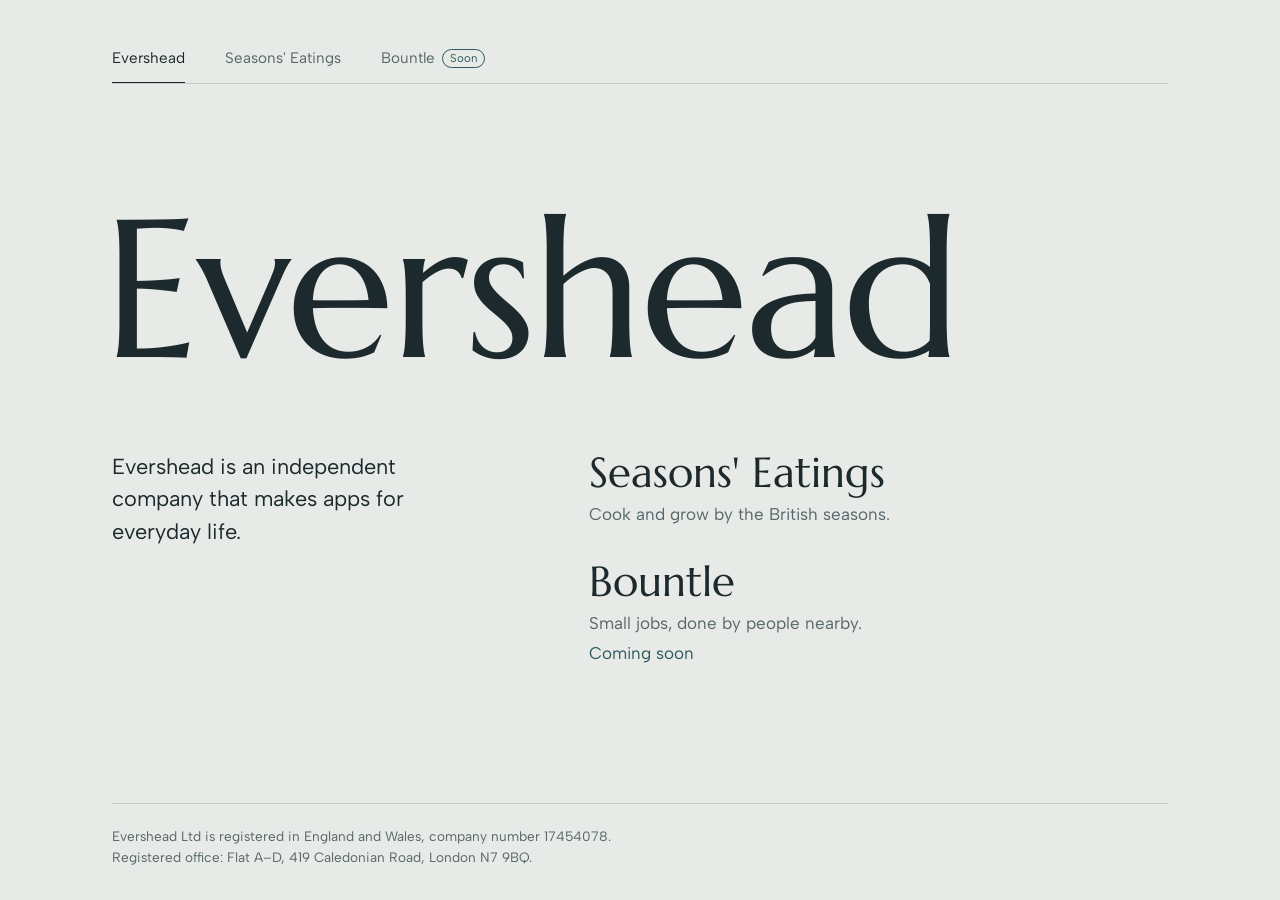
<file: index.html>
<!doctype html>
<html lang="en-GB">
<head>
<meta charset="utf-8">
<meta name="viewport" content="width=device-width, initial-scale=1">
<title>Evershead</title>
<meta name="description" content="Evershead is an independent company that makes apps for everyday life.">
<meta name="theme-color" content="#E7EAE6" media="(prefers-color-scheme: light)">
<meta name="theme-color" content="#162023" media="(prefers-color-scheme: dark)">
<link rel="icon" href="favicon.svg" type="image/svg+xml">
<link rel="preconnect" href="https://fonts.googleapis.com">
<link rel="preconnect" href="https://fonts.gstatic.com" crossorigin>
<link href="https://fonts.googleapis.com/css2?family=Albert+Sans:wght@400;500&family=Marcellus&display=swap" rel="stylesheet">
<link rel="stylesheet" href="site.css">
</head>
<body>
<div class="page">
  <header class="bar">
    <nav class="tabs" aria-label="Evershead">
      <a href="#home" data-tab="home" aria-current="page">Evershead</a>
      <a href="#seasons-eatings" data-tab="seasons-eatings">Seasons' Eatings</a>
      <a href="#bountle" data-tab="bountle">Bountle <span class="soon">Soon</span></a>
    </nav>
  </header>

  <main>
    <section class="panel" id="home" aria-label="Evershead">
      <h1 class="wordmark">Evershead</h1>
      <div class="home-grid">
        <p class="intro">Evershead is an independent company that makes apps for everyday life.</p>
        <ul class="products">
          <li>
            <a href="#seasons-eatings" data-tab="seasons-eatings">
              <span class="product-name">Seasons' Eatings</span>
              <span class="product-line">Cook and grow by the British seasons.</span>
            </a>
          </li>
          <li>
            <a href="#bountle" data-tab="bountle">
              <span class="product-name">Bountle</span>
              <span class="product-line">Small jobs, done by people nearby. <em class="status">Coming soon</em></span>
            </a>
          </li>
        </ul>
      </div>
    </section>

    <section class="panel" id="seasons-eatings" aria-labelledby="se-title">
      <h2 class="title" id="se-title">Seasons' Eatings</h2>
      <div class="split">
        <div>
          <p class="lede">Cook and grow by the British seasons.</p>
          <p class="body">Seasons' Eatings shows what's at its best this week, times your sowing and harvests to the weather at your postcode, and suggests recipes for whatever's in season.</p>
          <p class="legal"><a href="privacy.html">Privacy policy</a><a href="terms.html">Terms of use</a></p>
        </div>
        <figure class="in-season">
          <figcaption id="season-month">In season this November</figcaption>
          <p id="season-list">Brussels sprouts, parsnips, celeriac, leeks, apples and forced chicory.</p>
        </figure>
      </div>
    </section>

    <section class="panel" id="bountle" aria-labelledby="bountle-title">
      <h2 class="title" id="bountle-title">Bountle</h2>
      <div class="split">
        <div>
          <p class="status-line">Coming soon</p>
          <p class="lede">Small jobs, done by people nearby.</p>
          <p class="body">Say what you need doing, where, by when and the most you'll pay, and Bountle finds someone close by to do it.</p>
        </div>
      </div>
    </section>
  </main>

  <footer class="foot">
    <p>Evershead Ltd is registered in England and Wales, company number 17454078.</p>
    <p>Registered office: Flat A–D, 419 Caledonian Road, London N7 9BQ.</p>
  </footer>
</div>

<script>
(function () {
  var root = document.documentElement;
  root.classList.add('js');

  // What's in season each month, picked from the Seasons' Eatings app's own harvest calendar.
  var SEASON = [
    'Leeks, parsnips, kale, celeriac, Jerusalem artichokes and forced chicory.',
    'Purple sprouting broccoli, leeks, parsnips, swede, salsify and forced chicory.',
    'Purple sprouting broccoli, sea kale, sorrel, kale, spring onions and the last sprouts.',
    'Asparagus, rhubarb, spring cabbage, sea kale, radishes and sorrel.',
    'Asparagus, peas, rhubarb, spinach, young turnips and chives.',
    'Strawberries, broad beans, new potatoes, gooseberries, globe artichokes and garlic.',
    'Cherries, tomatoes, runner beans, courgettes, blackcurrants and French beans.',
    'Sweetcorn, plums, figs, tomatoes, aubergines and blueberries.',
    'Squash, apples, pears, Florence fennel, sweetcorn and figs.',
    'Pumpkins, celeriac, Jerusalem artichokes, pears, kale and chard.',
    'Brussels sprouts, parsnips, celeriac, leeks, apples and forced chicory.',
    'Brussels sprouts, parsnips, swede, winter cabbage, celeriac and leeks.'
  ];
  var MONTHS = ['January','February','March','April','May','June','July','August','September','October','November','December'];
  var m = new Date().getMonth();
  document.getElementById('season-month').textContent = 'In season this ' + MONTHS[m];
  document.getElementById('season-list').textContent = SEASON[m];

  var TITLES = { 'home': 'Evershead', 'seasons-eatings': "Seasons' Eatings – Evershead", 'bountle': 'Bountle – Evershead' };
  var panels = document.querySelectorAll('.panel');
  var tabs = document.querySelectorAll('.tabs a');

  function idFromHash() {
    var id = (location.hash || '').slice(1);
    return TITLES[id] ? id : 'home';
  }

  function show(id, moveFocus) {
    panels.forEach(function (p) { p.hidden = p.id !== id; });
    tabs.forEach(function (t) {
      if (t.dataset.tab === id) t.setAttribute('aria-current', 'page');
      else t.removeAttribute('aria-current');
    });
    document.title = TITLES[id];
    if (moveFocus) {
      var h = document.querySelector('#' + id + ' h1, #' + id + ' h2');
      if (h) { h.setAttribute('tabindex', '-1'); h.focus({ preventScroll: true }); }
    }
  }

  document.addEventListener('click', function (e) {
    var a = e.target.closest('a[data-tab]');
    if (!a || e.metaKey || e.ctrlKey || e.shiftKey || e.altKey) return;
    e.preventDefault();
    root.classList.add('switched');
    var id = a.dataset.tab;
    if (id !== idFromHash()) history.pushState(null, '', id === 'home' ? location.pathname : '#' + id);
    show(id, a.closest('.products') !== null);
    window.scrollTo(0, 0);
  });

  // Panels share their ids with the hash, so stop the browser jumping past the tab bar.
  function top() { if (location.hash) window.scrollTo(0, 0); }
  window.addEventListener('popstate', function () { show(idFromHash(), false); top(); });
  window.addEventListener('hashchange', function () { show(idFromHash(), false); top(); });
  window.addEventListener('load', top);
  show(idFromHash(), false);
  top();
})();
</script>
</body>
</html>
</file>
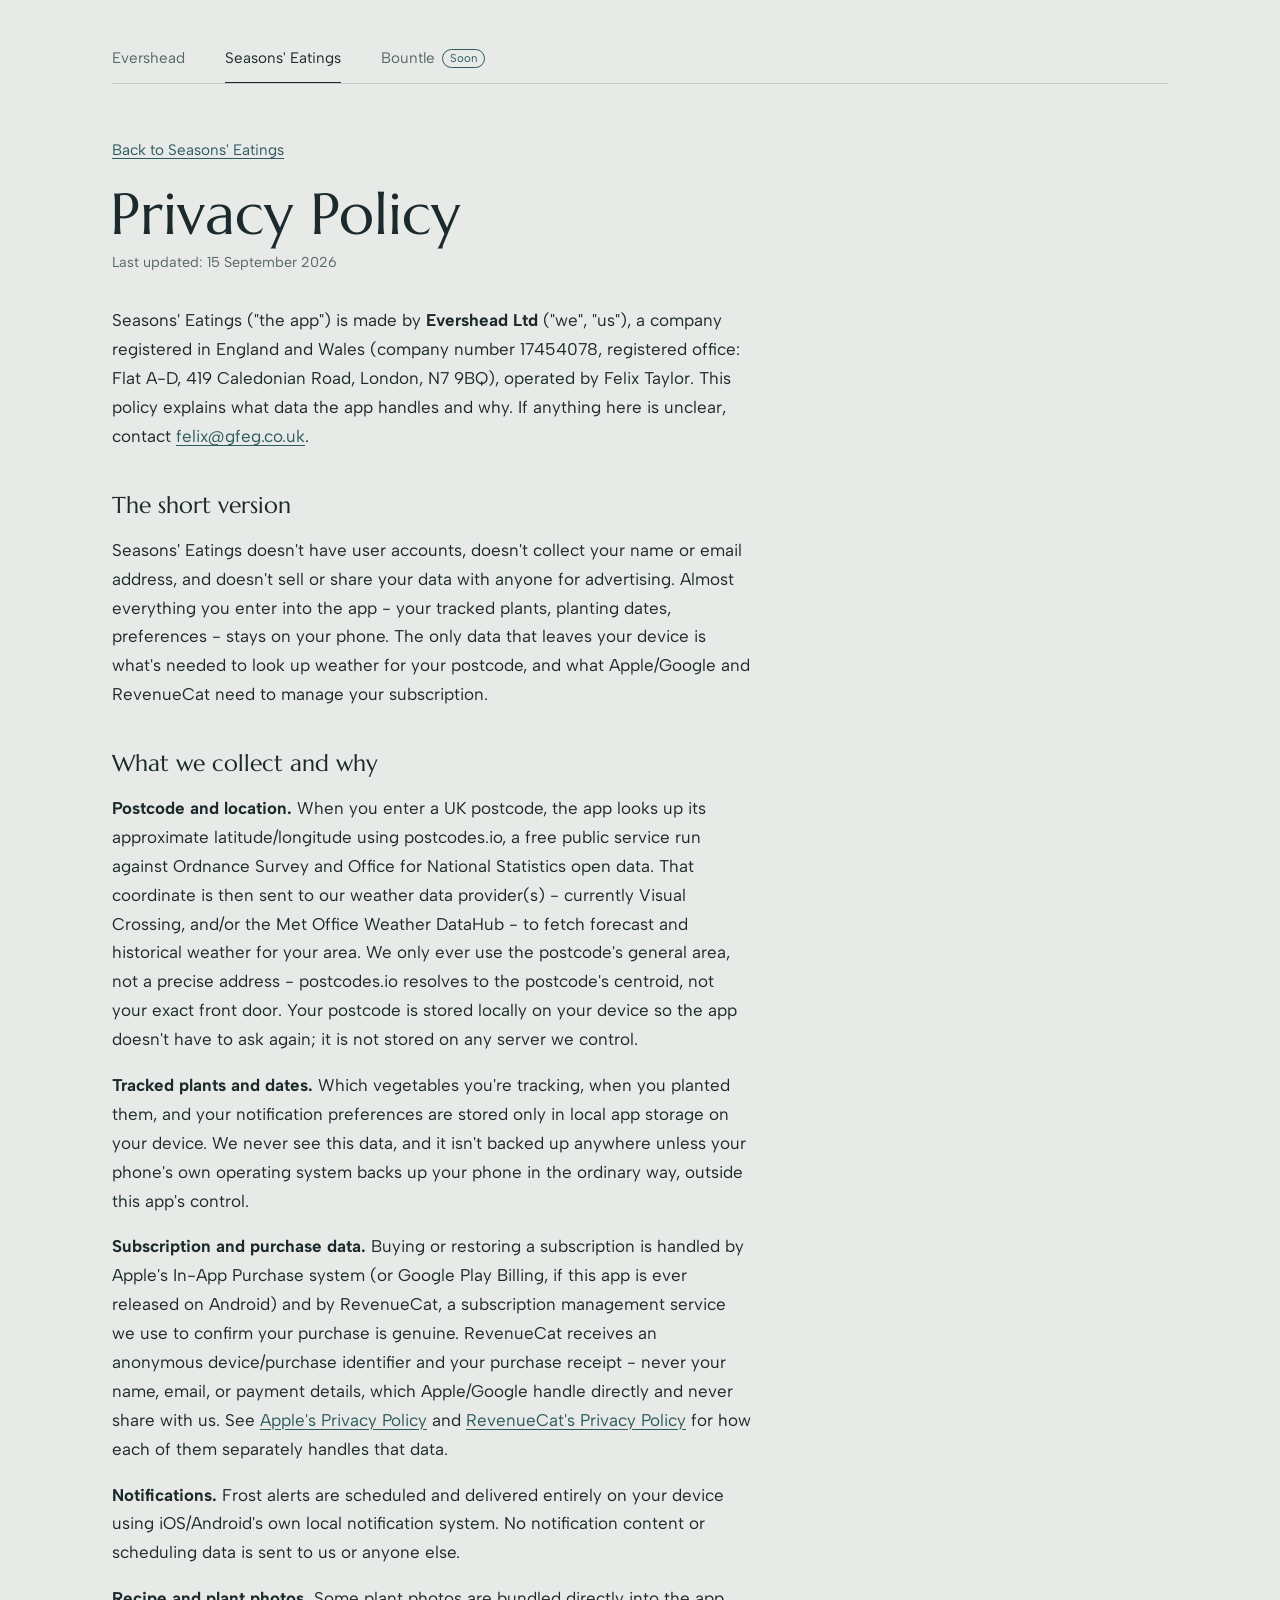
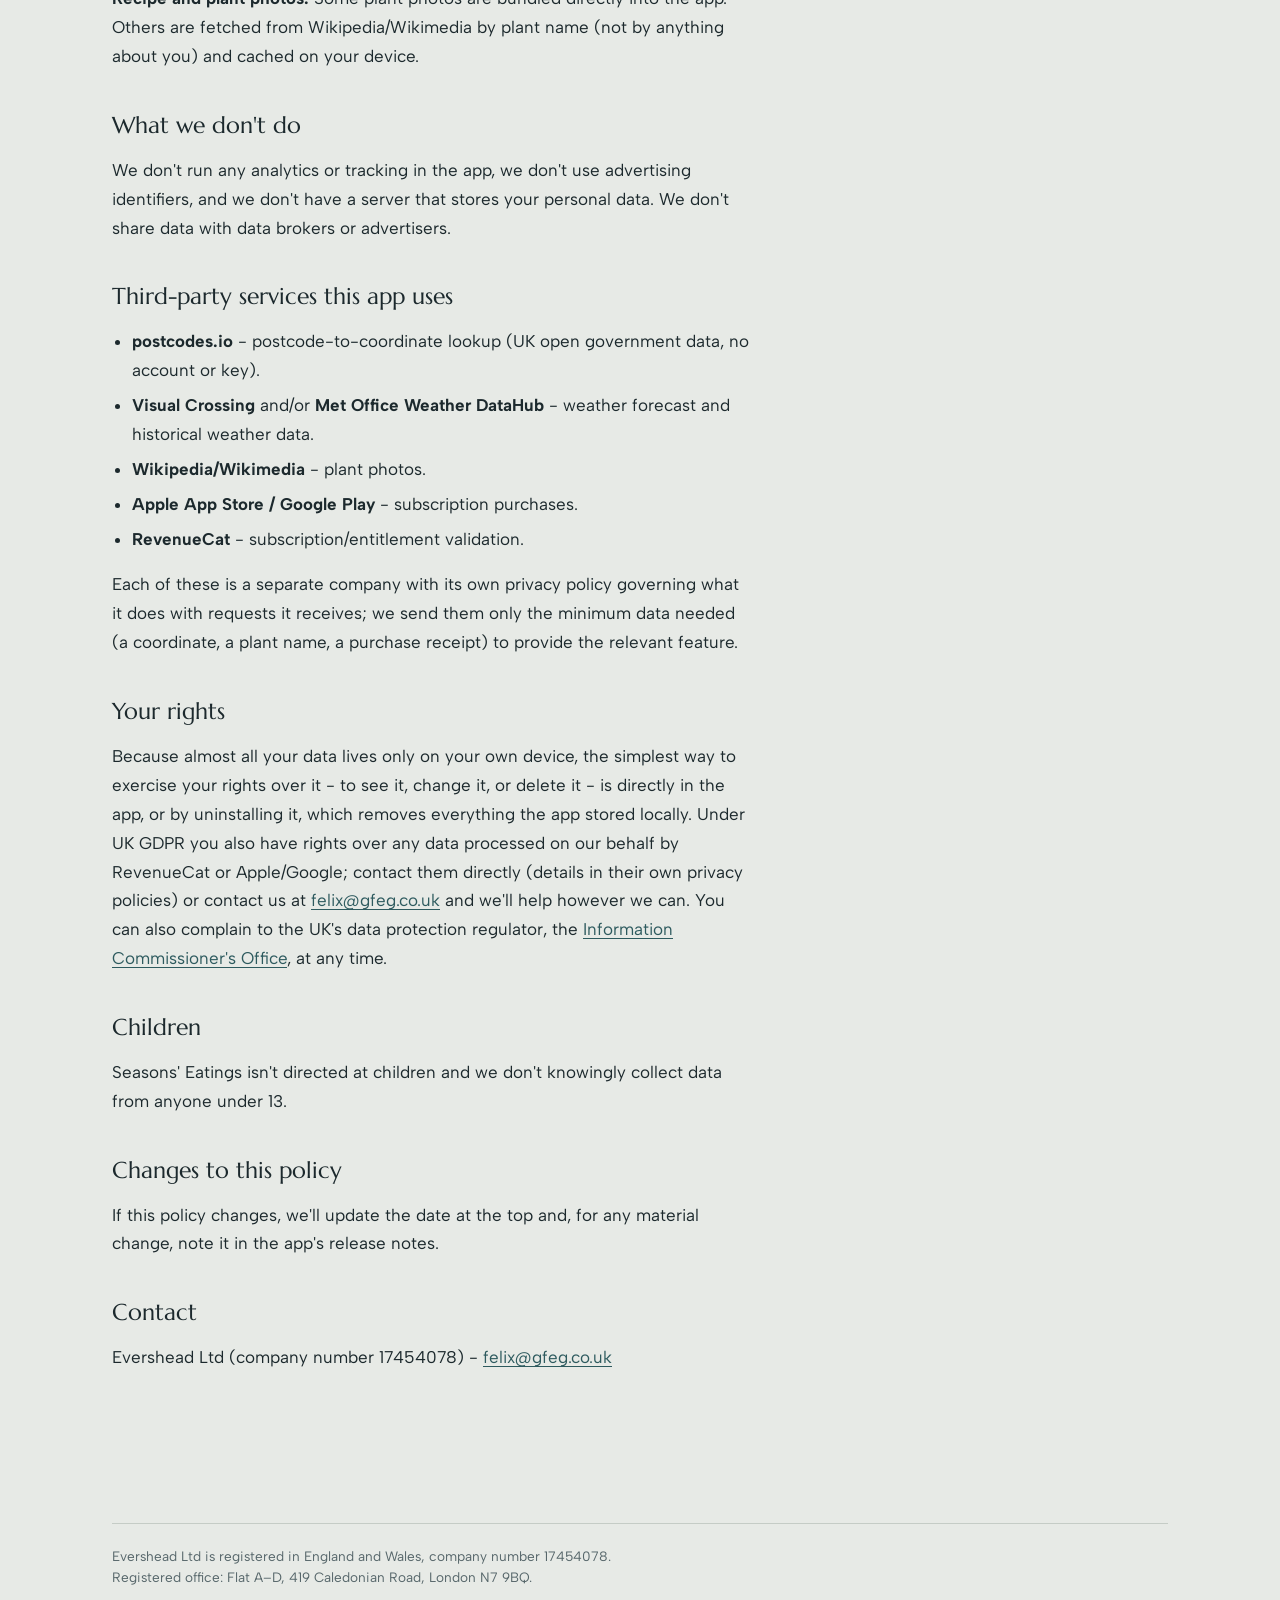
<file: privacy.html>
<!doctype html>
<html lang="en-GB">
<head>
<meta charset="utf-8">
<meta name="viewport" content="width=device-width, initial-scale=1">
<title>Seasons' Eatings privacy policy – Evershead</title>
<meta name="theme-color" content="#E7EAE6" media="(prefers-color-scheme: light)">
<meta name="theme-color" content="#162023" media="(prefers-color-scheme: dark)">
<link rel="icon" href="favicon.svg" type="image/svg+xml">
<link rel="preconnect" href="https://fonts.googleapis.com">
<link rel="preconnect" href="https://fonts.gstatic.com" crossorigin>
<link href="https://fonts.googleapis.com/css2?family=Albert+Sans:wght@400;500&family=Marcellus&display=swap" rel="stylesheet">
<link rel="stylesheet" href="site.css">
</head>
<body>
<div class="page">
  <header class="bar">
    <nav class="tabs" aria-label="Evershead">
      <a href="index.html">Evershead</a>
      <a href="index.html#seasons-eatings" aria-current="page">Seasons' Eatings</a>
      <a href="index.html#bountle">Bountle <span class="soon">Soon</span></a>
    </nav>
  </header>

  <main class="doc">
  <a class="back" href="index.html#seasons-eatings">Back to Seasons' Eatings</a>
  <h1>Privacy Policy</h1>
  <p class="updated">Last updated: 15 September 2026</p>

  <p>Seasons' Eatings ("the app") is made by <strong>Evershead Ltd</strong>
  ("we", "us"), a company registered in England and Wales (company number
  17454078, registered office: Flat A-D, 419 Caledonian Road, London,
  N7 9BQ), operated by Felix Taylor. This policy explains what data the
  app handles and why. If anything here is unclear, contact
  <a href="mailto:felix@gfeg.co.uk">felix@gfeg.co.uk</a>.</p>

  <h2>The short version</h2>
  <p>Seasons' Eatings doesn't have user accounts, doesn't collect your name
  or email address, and doesn't sell or share your data with anyone for
  advertising. Almost everything you enter into the app - your tracked
  plants, planting dates, preferences - stays on your phone. The only data
  that leaves your device is what's needed to look up weather for your
  postcode, and what Apple/Google and RevenueCat need to manage your
  subscription.</p>

  <h2>What we collect and why</h2>
  <p><strong>Postcode and location.</strong> When you enter a UK postcode,
  the app looks up its approximate latitude/longitude using postcodes.io, a
  free public service run against Ordnance Survey and Office for National
  Statistics open data. That coordinate is then sent to our weather data
  provider(s) - currently Visual Crossing, and/or the Met Office Weather
  DataHub - to fetch forecast and historical weather for your area. We
  only ever use the postcode's general area, not a precise address -
  postcodes.io resolves to the postcode's centroid, not your exact front
  door. Your postcode is stored locally on your device so the app doesn't
  have to ask again; it is not stored on any server we control.</p>

  <p><strong>Tracked plants and dates.</strong> Which vegetables you're
  tracking, when you planted them, and your notification preferences are
  stored only in local app storage on your device. We never see this data,
  and it isn't backed up anywhere unless your phone's own operating system
  backs up your phone in the ordinary way, outside this app's control.</p>

  <p><strong>Subscription and purchase data.</strong> Buying or restoring a
  subscription is handled by Apple's In-App Purchase system (or Google Play
  Billing, if this app is ever released on Android) and by RevenueCat, a
  subscription management service we use to confirm your purchase is
  genuine. RevenueCat receives an anonymous device/purchase identifier and
  your purchase receipt - never your name, email, or payment details, which
  Apple/Google handle directly and never share with us. See
  <a href="https://www.apple.com/legal/privacy/">Apple's Privacy
  Policy</a> and <a href="https://www.revenuecat.com/privacy/">RevenueCat's
  Privacy Policy</a> for how each of them separately handles that data.</p>

  <p><strong>Notifications.</strong> Frost alerts are scheduled and
  delivered entirely on your device using iOS/Android's own local
  notification system. No notification content or scheduling data is sent
  to us or anyone else.</p>

  <p><strong>Recipe and plant photos.</strong> Some plant photos are
  bundled directly into the app. Others are fetched from
  Wikipedia/Wikimedia by plant name (not by anything about you) and cached
  on your device.</p>

  <h2>What we don't do</h2>
  <p>We don't run any analytics or tracking in the app, we don't use
  advertising identifiers, and we don't have a server that stores your
  personal data. We don't share data with data brokers or advertisers.</p>

  <h2>Third-party services this app uses</h2>
  <ul>
    <li><strong>postcodes.io</strong> - postcode-to-coordinate lookup (UK open government data, no account or key).</li>
    <li><strong>Visual Crossing</strong> and/or <strong>Met Office Weather DataHub</strong> - weather forecast and historical weather data.</li>
    <li><strong>Wikipedia/Wikimedia</strong> - plant photos.</li>
    <li><strong>Apple App Store / Google Play</strong> - subscription purchases.</li>
    <li><strong>RevenueCat</strong> - subscription/entitlement validation.</li>
  </ul>
  <p>Each of these is a separate company with its own privacy policy
  governing what it does with requests it receives; we send them only the
  minimum data needed (a coordinate, a plant name, a purchase receipt) to
  provide the relevant feature.</p>

  <h2>Your rights</h2>
  <p>Because almost all your data lives only on your own device, the
  simplest way to exercise your rights over it - to see it, change it, or
  delete it - is directly in the app, or by uninstalling it, which removes
  everything the app stored locally. Under UK GDPR you also have rights
  over any data processed on our behalf by RevenueCat or Apple/Google;
  contact them directly (details in their own privacy policies) or contact
  us at <a href="mailto:felix@gfeg.co.uk">felix@gfeg.co.uk</a> and we'll
  help however we can. You can also complain to the UK's data protection
  regulator, the <a href="https://ico.org.uk/">Information Commissioner's
  Office</a>, at any time.</p>

  <h2>Children</h2>
  <p>Seasons' Eatings isn't directed at children and we don't knowingly
  collect data from anyone under 13.</p>

  <h2>Changes to this policy</h2>
  <p>If this policy changes, we'll update the date at the top and, for any
  material change, note it in the app's release notes.</p>

  <h2>Contact</h2>
  <p>Evershead Ltd (company number 17454078) -
  <a href="mailto:felix@gfeg.co.uk">felix@gfeg.co.uk</a></p>
  </main>

  <footer class="foot">
    <p>Evershead Ltd is registered in England and Wales, company number 17454078.</p>
    <p>Registered office: Flat A–D, 419 Caledonian Road, London N7 9BQ.</p>
  </footer>
</div>
</body>
</html>
</file>
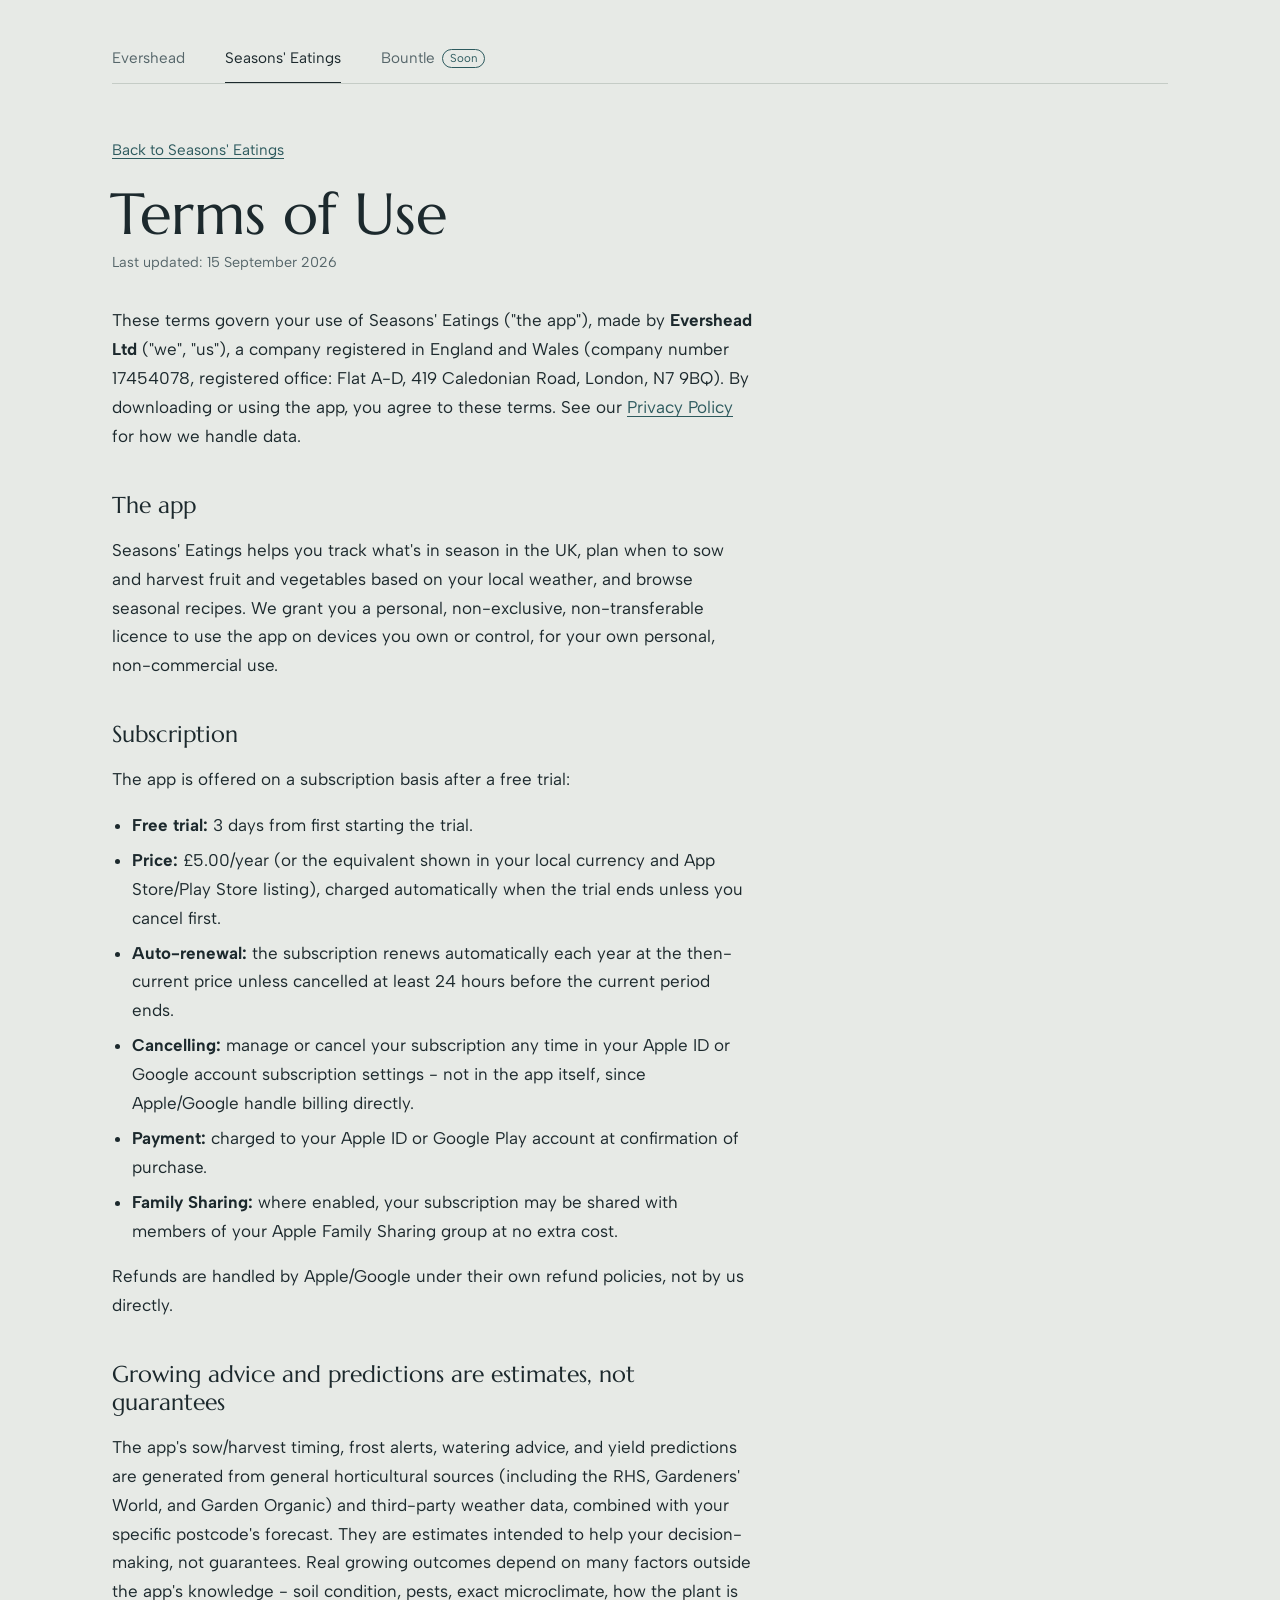
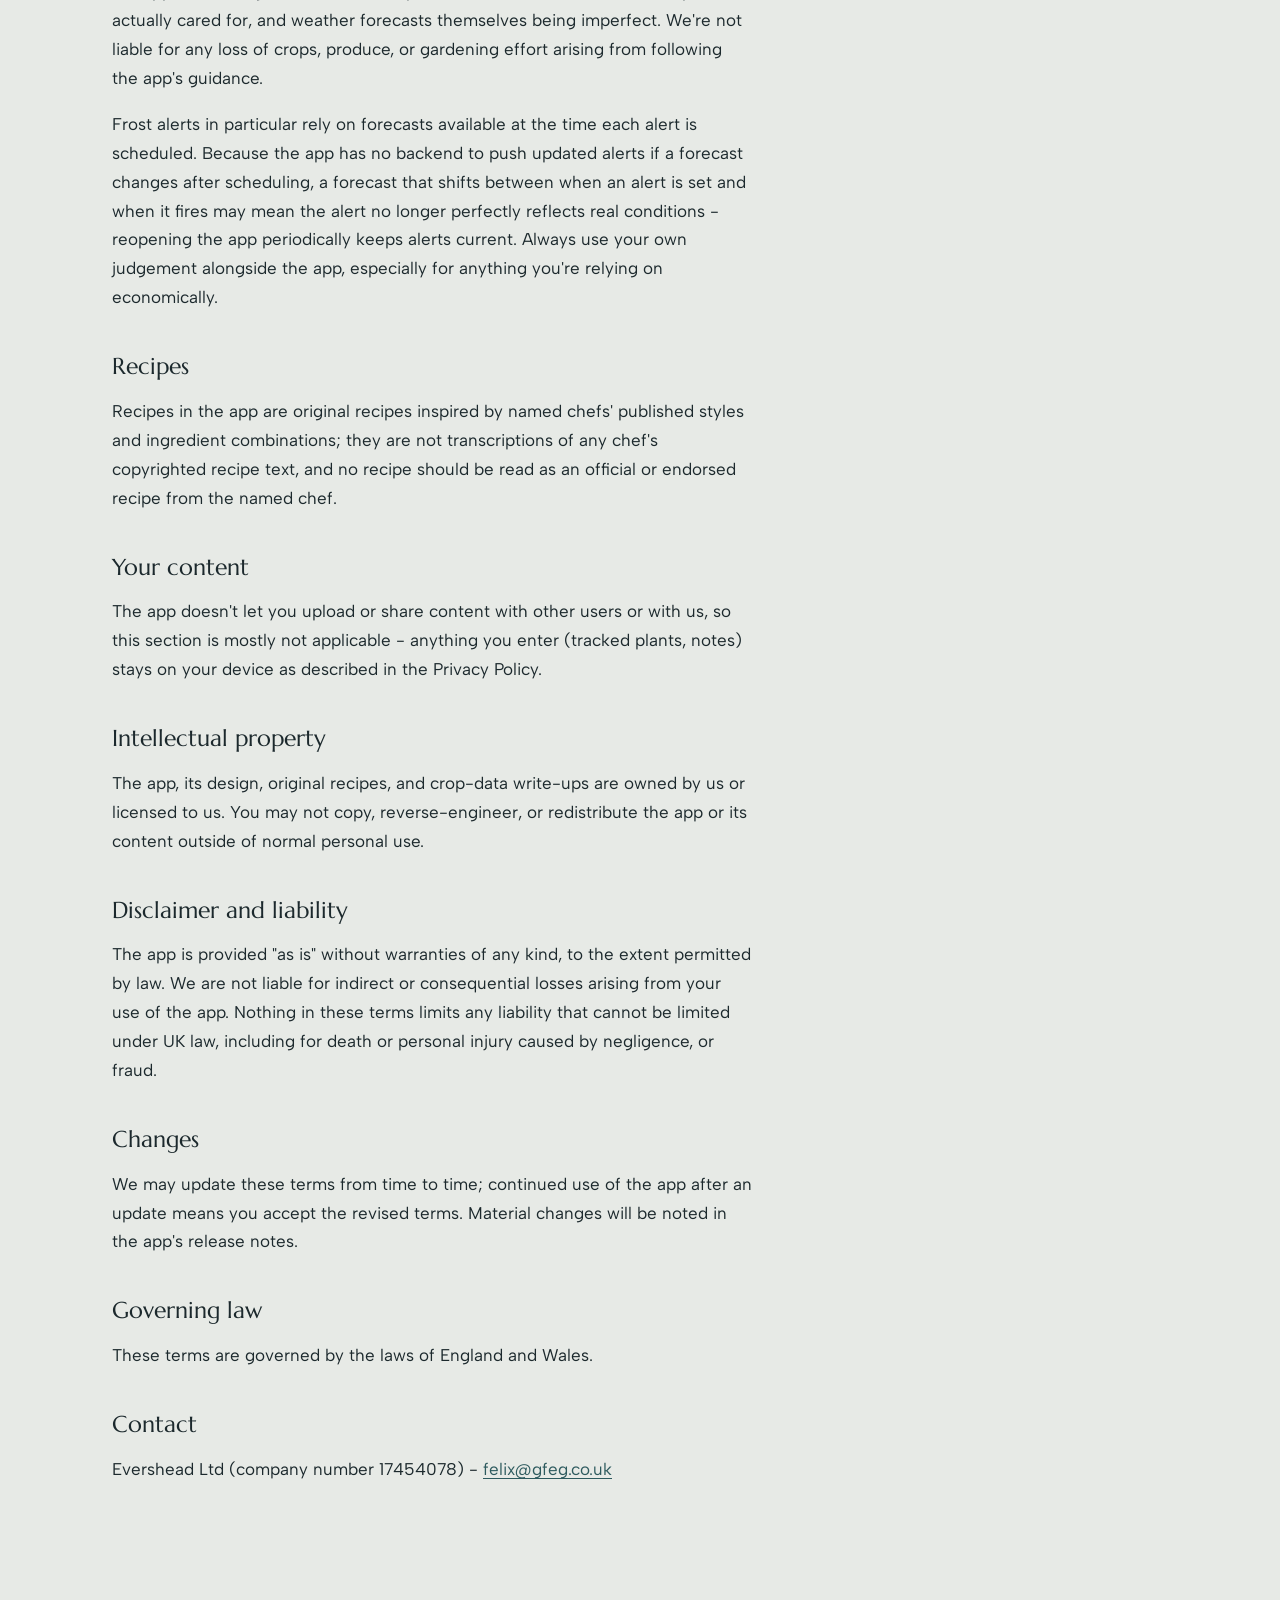
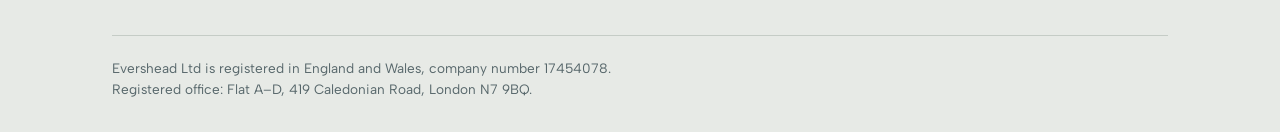
<file: terms.html>
<!doctype html>
<html lang="en-GB">
<head>
<meta charset="utf-8">
<meta name="viewport" content="width=device-width, initial-scale=1">
<title>Seasons' Eatings terms of use – Evershead</title>
<meta name="theme-color" content="#E7EAE6" media="(prefers-color-scheme: light)">
<meta name="theme-color" content="#162023" media="(prefers-color-scheme: dark)">
<link rel="icon" href="favicon.svg" type="image/svg+xml">
<link rel="preconnect" href="https://fonts.googleapis.com">
<link rel="preconnect" href="https://fonts.gstatic.com" crossorigin>
<link href="https://fonts.googleapis.com/css2?family=Albert+Sans:wght@400;500&family=Marcellus&display=swap" rel="stylesheet">
<link rel="stylesheet" href="site.css">
</head>
<body>
<div class="page">
  <header class="bar">
    <nav class="tabs" aria-label="Evershead">
      <a href="index.html">Evershead</a>
      <a href="index.html#seasons-eatings" aria-current="page">Seasons' Eatings</a>
      <a href="index.html#bountle">Bountle <span class="soon">Soon</span></a>
    </nav>
  </header>

  <main class="doc">
  <a class="back" href="index.html#seasons-eatings">Back to Seasons' Eatings</a>
  <h1>Terms of Use</h1>
  <p class="updated">Last updated: 15 September 2026</p>

  <p>These terms govern your use of Seasons' Eatings ("the app"), made by
  <strong>Evershead Ltd</strong> ("we", "us"), a company registered in
  England and Wales (company number 17454078, registered office: Flat A-D,
  419 Caledonian Road, London, N7 9BQ). By downloading or using the app,
  you agree to these terms. See our <a href="privacy.html">Privacy
  Policy</a> for how we handle data.</p>

  <h2>The app</h2>
  <p>Seasons' Eatings helps you track what's in season in the UK, plan when
  to sow and harvest fruit and vegetables based on your local weather, and
  browse seasonal recipes. We grant you a personal, non-exclusive,
  non-transferable licence to use the app on devices you own or control,
  for your own personal, non-commercial use.</p>

  <h2>Subscription</h2>
  <p>The app is offered on a subscription basis after a free trial:</p>
  <ul>
    <li><strong>Free trial:</strong> 3 days from first starting the trial.</li>
    <li><strong>Price:</strong> £5.00/year (or the equivalent shown in your local currency and App Store/Play Store listing), charged automatically when the trial ends unless you cancel first.</li>
    <li><strong>Auto-renewal:</strong> the subscription renews automatically each year at the then-current price unless cancelled at least 24 hours before the current period ends.</li>
    <li><strong>Cancelling:</strong> manage or cancel your subscription any time in your Apple ID or Google account subscription settings - not in the app itself, since Apple/Google handle billing directly.</li>
    <li><strong>Payment:</strong> charged to your Apple ID or Google Play account at confirmation of purchase.</li>
    <li><strong>Family Sharing:</strong> where enabled, your subscription may be shared with members of your Apple Family Sharing group at no extra cost.</li>
  </ul>
  <p>Refunds are handled by Apple/Google under their own refund policies,
  not by us directly.</p>

  <h2>Growing advice and predictions are estimates, not guarantees</h2>
  <p>The app's sow/harvest timing, frost alerts, watering advice, and yield
  predictions are generated from general horticultural sources (including
  the RHS, Gardeners' World, and Garden Organic) and third-party weather
  data, combined with your specific postcode's forecast. They are estimates
  intended to help your decision-making, not guarantees. Real growing
  outcomes depend on many factors outside the app's knowledge - soil
  condition, pests, exact microclimate, how the plant is actually cared
  for, and weather forecasts themselves being imperfect. We're not liable
  for any loss of crops, produce, or gardening effort arising from
  following the app's guidance.</p>
  <p>Frost alerts in particular rely on forecasts available at the time
  each alert is scheduled. Because the app has no backend to push updated
  alerts if a forecast changes after scheduling, a forecast that shifts
  between when an alert is set and when it fires may mean the alert no
  longer perfectly reflects real conditions - reopening the app
  periodically keeps alerts current. Always use your own judgement
  alongside the app, especially for anything you're relying on
  economically.</p>

  <h2>Recipes</h2>
  <p>Recipes in the app are original recipes inspired by named chefs'
  published styles and ingredient combinations; they are not transcriptions
  of any chef's copyrighted recipe text, and no recipe should be read as an
  official or endorsed recipe from the named chef.</p>

  <h2>Your content</h2>
  <p>The app doesn't let you upload or share content with other users or
  with us, so this section is mostly not applicable - anything you enter
  (tracked plants, notes) stays on your device as described in the Privacy
  Policy.</p>

  <h2>Intellectual property</h2>
  <p>The app, its design, original recipes, and crop-data write-ups are
  owned by us or licensed to us. You may not copy, reverse-engineer, or
  redistribute the app or its content outside of normal personal use.</p>

  <h2>Disclaimer and liability</h2>
  <p>The app is provided "as is" without warranties of any kind, to the
  extent permitted by law. We are not liable for indirect or consequential
  losses arising from your use of the app. Nothing in these terms limits
  any liability that cannot be limited under UK law, including for death or
  personal injury caused by negligence, or fraud.</p>

  <h2>Changes</h2>
  <p>We may update these terms from time to time; continued use of the app
  after an update means you accept the revised terms. Material changes
  will be noted in the app's release notes.</p>

  <h2>Governing law</h2>
  <p>These terms are governed by the laws of England and Wales.</p>

  <h2>Contact</h2>
  <p>Evershead Ltd (company number 17454078) -
  <a href="mailto:felix@gfeg.co.uk">felix@gfeg.co.uk</a></p>
  </main>

  <footer class="foot">
    <p>Evershead Ltd is registered in England and Wales, company number 17454078.</p>
    <p>Registered office: Flat A–D, 419 Caledonian Road, London N7 9BQ.</p>
  </footer>
</div>
</body>
</html>
</file>
<file: site.css>
:root {
  --bg: #E7EAE6;      /* mist */
  --ink: #1C292D;     /* slate ink */
  --muted: #56666A;   /* weathered slate */
  --line: #C5CCC6;    /* chalk line */
  --accent: #2D5A5E;  /* sea */
  --display: "Marcellus", "Optima", "Candara", serif;
  --text: "Albert Sans", system-ui, -apple-system, "Segoe UI", sans-serif;
  color-scheme: light dark;
}

@media (prefers-color-scheme: dark) {
  :root {
    --bg: #162023;
    --ink: #E3E7E2;
    --muted: #9AA8A9;
    --line: #2E3B3E;
    --accent: #8FC1BF;
  }
}

*, *::before, *::after { box-sizing: border-box; }

html { -webkit-text-size-adjust: 100%; }

body {
  margin: 0;
  background: var(--bg);
  color: var(--ink);
  font-family: var(--text);
  font-size: 1.0625rem;
  line-height: 1.6;
  -webkit-font-smoothing: antialiased;
  text-rendering: optimizeLegibility;
}

a { color: var(--accent); text-underline-offset: 0.18em; text-decoration-thickness: 1px; }

:focus-visible { outline: 2px solid var(--accent); outline-offset: 3px; border-radius: 2px; }
[tabindex="-1"]:focus { outline: none; }

.page {
  max-width: 72rem;
  min-height: 100vh;
  min-height: 100svh;
  margin: 0 auto;
  padding: 0 clamp(16px, 4vw, 48px);
  display: flex;
  flex-direction: column;
}

main { flex: 1; }

/* Tabs */
.bar { padding-top: clamp(16px, 3vw, 32px); }

.tabs {
  display: flex;
  gap: clamp(20px, 3.2vw, 40px);
  border-bottom: 1px solid var(--line);
  overflow-x: auto;
  scrollbar-width: none;
}
.tabs::-webkit-scrollbar { display: none; }

.tabs a {
  display: inline-flex;
  align-items: center;
  gap: 7px;
  padding: 14px 0 12px;
  margin-bottom: -1px;
  border-bottom: 2px solid transparent;
  color: var(--muted);
  font-size: 0.95rem;
  text-decoration: none;
  white-space: nowrap;
}
.tabs a:hover { color: var(--ink); }
.tabs a[aria-current] { color: var(--ink); border-bottom-color: var(--ink); }

.soon {
  padding: 0 7px;
  border: 1px solid currentColor;
  border-radius: 999px;
  color: var(--accent);
  font-size: 0.72rem;
  line-height: 1.5;
}

/* Home */
.wordmark {
  margin: clamp(56px, 13vh, 150px) 0 clamp(40px, 8vh, 96px) -0.045em;
  font-family: var(--display);
  font-weight: 400;
  font-size: clamp(3.4rem, 15.5vw, 12.25rem);
  line-height: 0.9;
  letter-spacing: -0.012em;
}

.home-grid,
.split {
  display: grid;
  gap: 44px;
}

.intro {
  max-width: 24ch;
  margin: 0;
  font-size: clamp(1.15rem, 1.7vw, 1.4rem);
  line-height: 1.5;
}

.products { list-style: none; margin: 0; padding: 0; }
.products li + li { margin-top: 30px; }
.products a { display: block; color: inherit; text-decoration: none; }

.product-name {
  display: block;
  font-family: var(--display);
  font-size: clamp(1.75rem, 3.3vw, 2.6rem);
  line-height: 1.1;
}
.products a:hover .product-name { text-decoration: underline; text-decoration-thickness: 1px; text-underline-offset: 0.14em; }

.product-line { display: block; margin-top: 6px; color: var(--muted); }

.status { color: var(--accent); font-style: normal; white-space: nowrap; }
.product-line .status { display: block; margin-top: 2px; }

/* Product panels */
.title {
  margin: clamp(56px, 13vh, 150px) 0 clamp(32px, 6vh, 72px) -0.04em;
  font-family: var(--display);
  font-weight: 400;
  font-size: clamp(3rem, 9.5vw, 7.75rem);
  line-height: 0.95;
  letter-spacing: -0.01em;
}

.lede { margin: 0 0 14px; font-size: clamp(1.25rem, 1.9vw, 1.55rem); line-height: 1.4; }
.body { max-width: 42ch; margin: 0 0 28px; color: var(--muted); }

.legal { display: flex; flex-wrap: wrap; gap: 8px 26px; margin: 0; }

.status-line { margin: 0 0 14px; color: var(--accent); font-weight: 500; }

.in-season { margin: 0; }
.in-season figcaption { margin-bottom: 12px; color: var(--muted); font-size: 0.95rem; }
#season-list {
  max-width: 24ch;
  margin: 0;
  font-family: var(--display);
  font-size: clamp(1.6rem, 3.1vw, 2.45rem);
  line-height: 1.25;
  text-wrap: balance;
}

@media (min-width: 760px) {
  .home-grid,
  .split { grid-template-columns: 5fr 7fr; gap: 64px; }
}

/* Footer */
.foot {
  margin-top: clamp(80px, 14vh, 160px);
  padding: 22px 0 32px;
  border-top: 1px solid var(--line);
  color: var(--muted);
  font-size: 0.85rem;
  line-height: 1.55;
}
.foot p { margin: 0; }

/* Legal documents */
.doc { max-width: 40rem; padding-bottom: 8px; }
.doc .back { display: inline-block; margin-top: clamp(32px, 6vh, 64px); font-size: 0.95rem; }
.doc h1 {
  margin: 20px 0 6px -0.03em;
  font-family: var(--display);
  font-weight: 400;
  font-size: clamp(2.3rem, 6vw, 3.6rem);
  line-height: 1.05;
}
.doc .updated { margin: 0 0 32px; color: var(--muted); font-size: 0.9rem; }
.doc h2 { margin: 40px 0 8px; font-family: var(--display); font-weight: 400; font-size: 1.45rem; line-height: 1.2; }
.doc p, .doc li { line-height: 1.7; }
.doc ul { padding-left: 20px; }
.doc li { margin-bottom: 6px; }

/* The one entrance: the wordmark settles in on first load. */
@media (prefers-reduced-motion: no-preference) {
  .js .wordmark { animation: settle 1100ms cubic-bezier(.2, .7, .1, 1) both; }
  .switched .panel:not([hidden]) { animation: fade 220ms ease-out both; }
}
@keyframes settle {
  from { opacity: 0; letter-spacing: 0.06em; }
  to { opacity: 1; letter-spacing: -0.012em; }
}
@keyframes fade {
  from { opacity: 0; }
  to { opacity: 1; }
}
</file>
